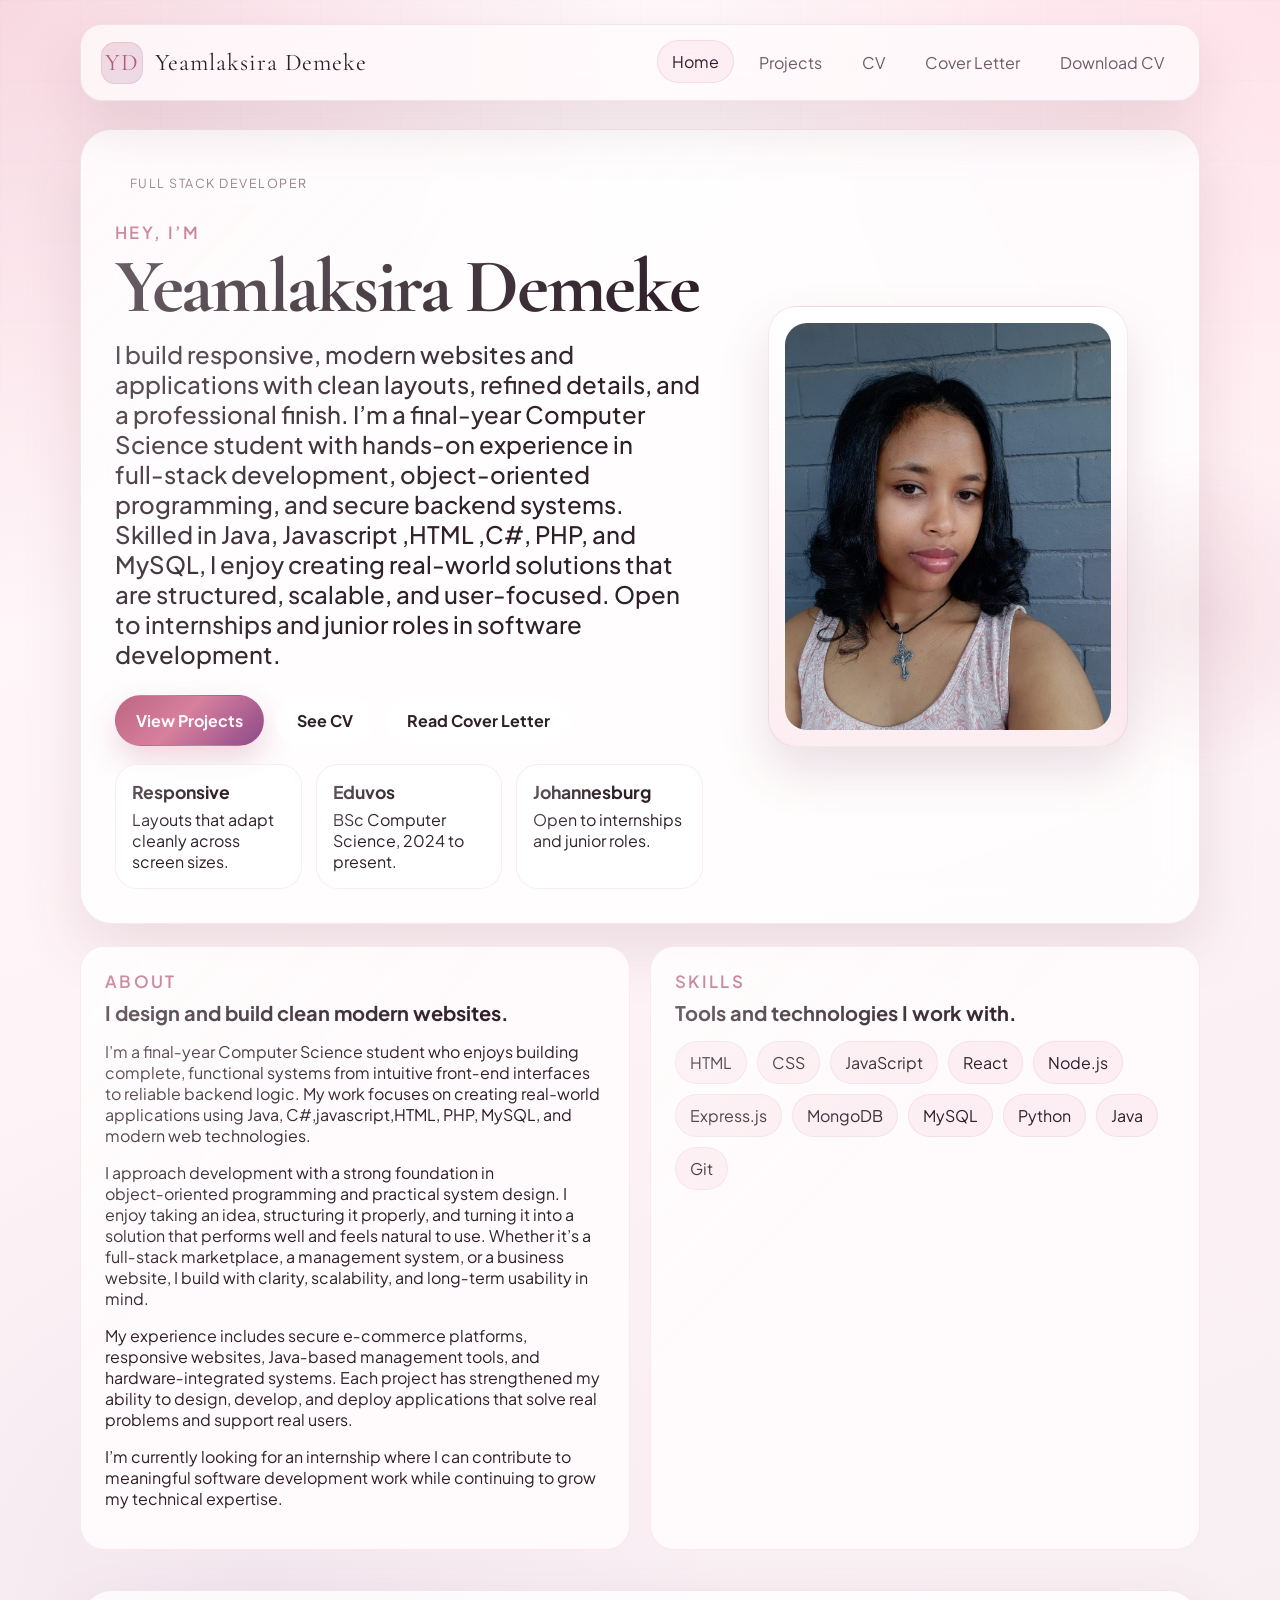
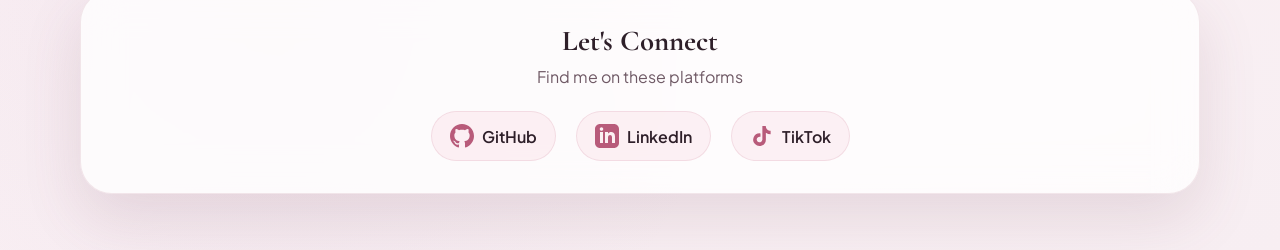
<file: index.html>
<!doctype html>
<html lang="en">
  <head>
    <meta charset="utf-8" />
    <meta name="viewport" content="width=device-width, initial-scale=1" />
    <title>Yeamlaksira Demeke | Portfolio</title>
    <link rel="preconnect" href="https://fonts.googleapis.com" />
    <link rel="preconnect" href="https://fonts.gstatic.com" crossorigin />
    <link
      href="https://fonts.googleapis.com/css2?family=Cormorant+Garamond:wght@500;600;700&family=Plus+Jakarta+Sans:wght@400;500;600;700;800&display=swap"
      rel="stylesheet"
    />
    <link rel="stylesheet" href="style.css" />
  </head>
  <body>
    <div class="page">
      <header class="site-nav">
        <a class="brand" href="portfolio.html">
          <span class="brand-mark">YD</span>
          <span>Yeamlaksira Demeke</span>
        </a>
        <nav aria-label="Primary">
          <ul class="nav-links">
            <li><a class="active" href="portfolio.html">Home</a></li>
            <li><a href="projects.html">Projects</a></li>
            <li><a href="cv.html">CV</a></li>
            <li><a href="coverletter.html">Cover Letter</a></li>
            <li>
              <a href="Yeamlaksira's CV" download>Download CV</a>
            </li>
          </ul>
        </nav>
      </header>

      <main class="hero">
        <section class="hero-copy">
          <p class="eyebrow">Full Stack Developer</p>
          <h2>Hey, I’m</h2>
          <h1>Yeamlaksira Demeke</h1>
          <h3>
           I build responsive, modern websites and applications with clean layouts, refined details, and a professional finish.
I’m a final‑year Computer Science student with hands‑on experience in full‑stack development, object‑oriented programming, and secure backend systems. Skilled in Java, Javascript ,HTML ,C#, PHP, and MySQL, I enjoy creating real-world solutions that are structured, scalable, and user‑focused.
Open to internships and junior roles in software development.
          </h3>
          <p class="lead">
          
          </p>
          <div class="hero-actions">
            <a class="button button-primary" href="projects.html"
              >View Projects</a
            >
            <a class="button button-secondary" href="cv.html">See CV</a>
            <a class="button button-secondary" href="coverletter.html"
              >Read Cover Letter</a
            >
          </div>
          <div class="info-strip" aria-label="Quick facts">
            <div class="info-card">
              <strong>Responsive</strong>
              <span>Layouts that adapt cleanly across screen sizes.</span>
            </div>
            <div class="info-card">
              <strong>Eduvos</strong>
              <span>BSc Computer Science, 2024 to present.</span>
            </div>
            <div class="info-card">
              <strong>Johannesburg</strong>
              <span>Open to internships and junior roles.</span>
            </div>
          </div>
        </section>

        <aside class="hero-visual">
          <div class="portrait-frame">
            <img
              src="mypic.jpeg"
              class="myimag"
              alt="Portrait of Yeamlaksira Demeke"
            />
          </div>
        </aside>
      </main>

      <section class="section-grid" aria-label="Skills and summary">
        <article class="content-card">
          <p class="section-title">About</p>
          <h3>I design and build clean modern websites.</h3>
          <p>
           I’m a final‑year Computer Science student who enjoys building complete, functional systems from intuitive
            front‑end interfaces to reliable backend logic. My work focuses on creating real-world applications using Java, C#,javascript,HTML, PHP, MySQL, and modern web technologies.
          </p>
          <p>
            I approach development with a strong foundation in object‑oriented programming and practical system design. I enjoy taking an idea, structuring it properly, and turning it into a solution that performs well and feels natural to use. Whether it’s a full‑stack marketplace, a management system, or a business website, I build with clarity, scalability, and long‑term usability in mind.

<p>My experience includes secure e‑commerce platforms, responsive websites, Java‑based management tools, and hardware‑integrated systems. Each project has strengthened my ability to design, develop, and deploy applications that solve real problems and support real users.</p>

I’m currently looking for an internship where I can contribute to meaningful software development work while continuing to grow my technical expertise.
          </p>
        </article>
        <article class="content-card">
          <p class="section-title">Skills</p>
          <h3>Tools and technologies I work with.</h3>
          <ul class="skill-list">
            <li>HTML</li>
            <li>CSS</li>
            <li>JavaScript</li>
            <li>React</li>
            <li>Node.js</li>
            <li>Express.js</li>
            <li>MongoDB</li>
            <li>MySQL</li>
            <li>Python</li>
            <li>Java</li>
            <li>Git</li>
          </ul>
        </article>
      </section>

      <section class="contact-section" aria-label="Contact and social links">
        <div class="contact-header">
          <h2>Let's Connect</h2>
          <p>Find me on these platforms</p>
        </div>
        <div class="social-links">
          <a
            href="https://github.com"
            target="_blank"
            rel="noopener noreferrer"
            title="GitHub"
            class="social-link"
          >
            <svg width="24" height="24" viewBox="0 0 24 24" fill="currentColor">
              <path
                d="M12 0c-6.626 0-12 5.373-12 12 0 5.302 3.438 9.8 8.207 11.387.599.111.793-.261.793-.577v-2.234c-3.338.726-4.033-1.416-4.033-1.416-.546-1.387-1.333-1.756-1.333-1.756-1.089-.745.083-.729.083-.729 1.205.084 1.839 1.237 1.839 1.237 1.07 1.834 2.807 1.304 3.492.997.107-.775.418-1.305.762-1.604-2.665-.305-5.467-1.334-5.467-5.931 0-1.311.469-2.381 1.236-3.221-.124-.303-.535-1.524.117-3.176 0 0 1.008-.322 3.301 1.23.957-.266 1.983-.399 3.003-.404 1.02.005 2.047.138 3.006.404 2.291-1.552 3.297-1.23 3.297-1.23.653 1.653.242 2.874.118 3.176.77.84 1.235 1.911 1.235 3.221 0 4.609-2.807 5.624-5.479 5.921.43.372.823 1.102.823 2.222v 3.293c0 .319.192.694.801.576 4.765-1.589 8.199-6.086 8.199-11.386 0-6.627-5.373-12-12-12z"
              />
            </svg>
            GitHub
          </a>
          <a
            href="https://linkedin.com"
            target="_blank"
            rel="noopener noreferrer"
            title="LinkedIn"
            class="social-link"
          >
            <svg width="24" height="24" viewBox="0 0 24 24" fill="currentColor">
              <path
                d="M19 0h-14c-2.761 0-5 2.239-5 5v14c0 2.761 2.239 5 5 5h14c2.762 0 5-2.239 5-5v-14c0-2.761-2.238-5-5-5zm-11 19h-3v-11h3v11zm-1.5-12.268c-.966 0-1.75-.79-1.75-1.764s.784-1.764 1.75-1.764 1.75.79 1.75 1.764-.783 1.764-1.75 1.764zm13.5 12.268h-3v-5.604c0-3.368-4-3.113-4 0v5.604h-3v-11h3v1.765c1.396-2.586 7-2.777 7 2.476v6.759z"
              />
            </svg>
            LinkedIn
          </a>
          <a
            href="https://tiktok.com"
            target="_blank"
            rel="noopener noreferrer"
            title="TikTok"
            class="social-link"
          >
            <svg width="24" height="24" viewBox="0 0 24 24" fill="currentColor">
              <path
                d="M19.59 6.69a4.83 4.83 0 0 1-3.77-4.25V2h-3.45v13.67a2.89 2.89 0 0 1-5.08 1.61 2.89 2.89 0 0 1 2.31-4.64 2.86 2.86 0 0 1 .88.13V9.4a6.84 6.84 0 0 0-1-.05A6.33 6.33 0 0 0 5 20.1a6.34 6.34 0 0 0 10.86-4.43v-7a8.16 8.16 0 0 0 4.77 1.52v-3.4a4.85 4.85 0 0 1-1.04-.11z"
              />
            </svg>
            TikTok
          </a>
        </div>
      </section>
    </div>
  </body>
</html>
</file>
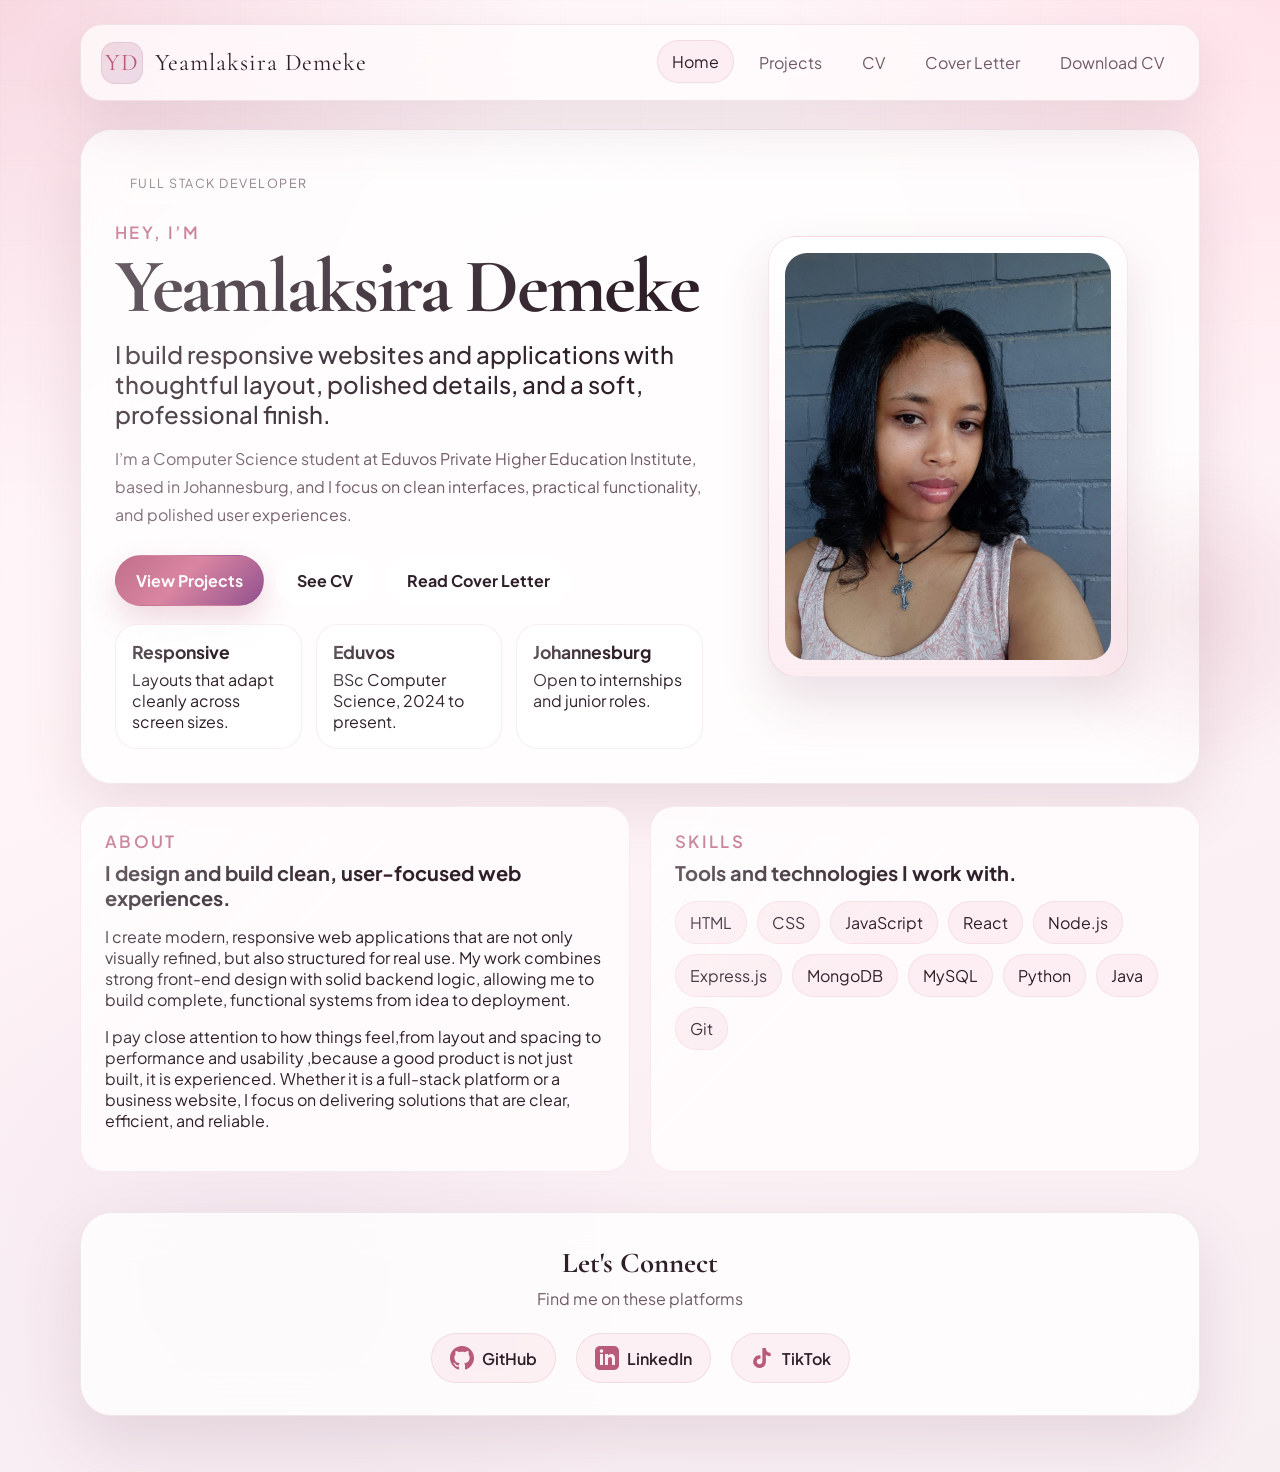
<file: portfolio/index.html>
<!doctype html>
<html lang="en">
  <head>
    <meta charset="utf-8" />
    <meta name="viewport" content="width=device-width, initial-scale=1" />
    <title>Yeamlaksira Demeke | Portfolio</title>
    <link rel="preconnect" href="https://fonts.googleapis.com" />
    <link rel="preconnect" href="https://fonts.gstatic.com" crossorigin />
    <link
      href="https://fonts.googleapis.com/css2?family=Cormorant+Garamond:wght@500;600;700&family=Plus+Jakarta+Sans:wght@400;500;600;700;800&display=swap"
      rel="stylesheet"
    />
    <link rel="stylesheet" href="style.css" />
  </head>
  <body>
    <div class="page">
      <header class="site-nav">
        <a class="brand" href="portfolio.html">
          <span class="brand-mark">YD</span>
          <span>Yeamlaksira Demeke</span>
        </a>
        <nav aria-label="Primary">
          <ul class="nav-links">
            <li><a class="active" href="portfolio.html">Home</a></li>
            <li><a href="projects.html">Projects</a></li>
            <li><a href="cv.html">CV</a></li>
            <li><a href="coverletter.html">Cover Letter</a></li>
            <li>
              <a href="Yeamlaksira's CV" download>Download CV</a>
            </li>
          </ul>
        </nav>
      </header>

      <main class="hero">
        <section class="hero-copy">
          <p class="eyebrow">Full Stack Developer</p>
          <h2>Hey, I’m</h2>
          <h1>Yeamlaksira Demeke</h1>
          <h3>
            I build responsive websites and applications with thoughtful layout,
            polished details, and a soft, professional finish.
          </h3>
          <p class="lead">
            I’m a Computer Science student at Eduvos Private Higher Education
            Institute, based in Johannesburg, and I focus on clean interfaces,
            practical functionality, and polished user experiences.
          </p>
          <div class="hero-actions">
            <a class="button button-primary" href="projects.html"
              >View Projects</a
            >
            <a class="button button-secondary" href="cv.html">See CV</a>
            <a class="button button-secondary" href="coverletter.html"
              >Read Cover Letter</a
            >
          </div>
          <div class="info-strip" aria-label="Quick facts">
            <div class="info-card">
              <strong>Responsive</strong>
              <span>Layouts that adapt cleanly across screen sizes.</span>
            </div>
            <div class="info-card">
              <strong>Eduvos</strong>
              <span>BSc Computer Science, 2024 to present.</span>
            </div>
            <div class="info-card">
              <strong>Johannesburg</strong>
              <span>Open to internships and junior roles.</span>
            </div>
          </div>
        </section>

        <aside class="hero-visual">
          <div class="portrait-frame">
            <img
              src="mypic.jpeg"
              class="myimag"
              alt="Portrait of Yeamlaksira Demeke"
            />
          </div>
        </aside>
      </main>

      <section class="section-grid" aria-label="Skills and summary">
        <article class="content-card">
          <p class="section-title">About</p>
          <h3>I design and build clean, user-focused web experiences.</h3>
          <p>
            I create modern, responsive web applications that are not only
            visually refined, but also structured for real use. My work combines
            strong front-end design with solid backend logic, allowing me to
            build complete, functional systems from idea to deployment.
          </p>
          <p>
            I pay close attention to how things feel,from layout and spacing to
            performance and usability ,because a good product is not just built,
            it is experienced. Whether it is a full-stack platform or a business
            website, I focus on delivering solutions that are clear, efficient,
            and reliable.
          </p>
        </article>
        <article class="content-card">
          <p class="section-title">Skills</p>
          <h3>Tools and technologies I work with.</h3>
          <ul class="skill-list">
            <li>HTML</li>
            <li>CSS</li>
            <li>JavaScript</li>
            <li>React</li>
            <li>Node.js</li>
            <li>Express.js</li>
            <li>MongoDB</li>
            <li>MySQL</li>
            <li>Python</li>
            <li>Java</li>
            <li>Git</li>
          </ul>
        </article>
      </section>

      <section class="contact-section" aria-label="Contact and social links">
        <div class="contact-header">
          <h2>Let's Connect</h2>
          <p>Find me on these platforms</p>
        </div>
        <div class="social-links">
          <a
            href="https://github.com"
            target="_blank"
            rel="noopener noreferrer"
            title="GitHub"
            class="social-link"
          >
            <svg width="24" height="24" viewBox="0 0 24 24" fill="currentColor">
              <path
                d="M12 0c-6.626 0-12 5.373-12 12 0 5.302 3.438 9.8 8.207 11.387.599.111.793-.261.793-.577v-2.234c-3.338.726-4.033-1.416-4.033-1.416-.546-1.387-1.333-1.756-1.333-1.756-1.089-.745.083-.729.083-.729 1.205.084 1.839 1.237 1.839 1.237 1.07 1.834 2.807 1.304 3.492.997.107-.775.418-1.305.762-1.604-2.665-.305-5.467-1.334-5.467-5.931 0-1.311.469-2.381 1.236-3.221-.124-.303-.535-1.524.117-3.176 0 0 1.008-.322 3.301 1.23.957-.266 1.983-.399 3.003-.404 1.02.005 2.047.138 3.006.404 2.291-1.552 3.297-1.23 3.297-1.23.653 1.653.242 2.874.118 3.176.77.84 1.235 1.911 1.235 3.221 0 4.609-2.807 5.624-5.479 5.921.43.372.823 1.102.823 2.222v 3.293c0 .319.192.694.801.576 4.765-1.589 8.199-6.086 8.199-11.386 0-6.627-5.373-12-12-12z"
              />
            </svg>
            GitHub
          </a>
          <a
            href="https://linkedin.com"
            target="_blank"
            rel="noopener noreferrer"
            title="LinkedIn"
            class="social-link"
          >
            <svg width="24" height="24" viewBox="0 0 24 24" fill="currentColor">
              <path
                d="M19 0h-14c-2.761 0-5 2.239-5 5v14c0 2.761 2.239 5 5 5h14c2.762 0 5-2.239 5-5v-14c0-2.761-2.238-5-5-5zm-11 19h-3v-11h3v11zm-1.5-12.268c-.966 0-1.75-.79-1.75-1.764s.784-1.764 1.75-1.764 1.75.79 1.75 1.764-.783 1.764-1.75 1.764zm13.5 12.268h-3v-5.604c0-3.368-4-3.113-4 0v5.604h-3v-11h3v1.765c1.396-2.586 7-2.777 7 2.476v6.759z"
              />
            </svg>
            LinkedIn
          </a>
          <a
            href="https://tiktok.com"
            target="_blank"
            rel="noopener noreferrer"
            title="TikTok"
            class="social-link"
          >
            <svg width="24" height="24" viewBox="0 0 24 24" fill="currentColor">
              <path
                d="M19.59 6.69a4.83 4.83 0 0 1-3.77-4.25V2h-3.45v13.67a2.89 2.89 0 0 1-5.08 1.61 2.89 2.89 0 0 1 2.31-4.64 2.86 2.86 0 0 1 .88.13V9.4a6.84 6.84 0 0 0-1-.05A6.33 6.33 0 0 0 5 20.1a6.34 6.34 0 0 0 10.86-4.43v-7a8.16 8.16 0 0 0 4.77 1.52v-3.4a4.85 4.85 0 0 1-1.04-.11z"
              />
            </svg>
            TikTok
          </a>
        </div>
      </section>
    </div>
  </body>
</html>
</file>
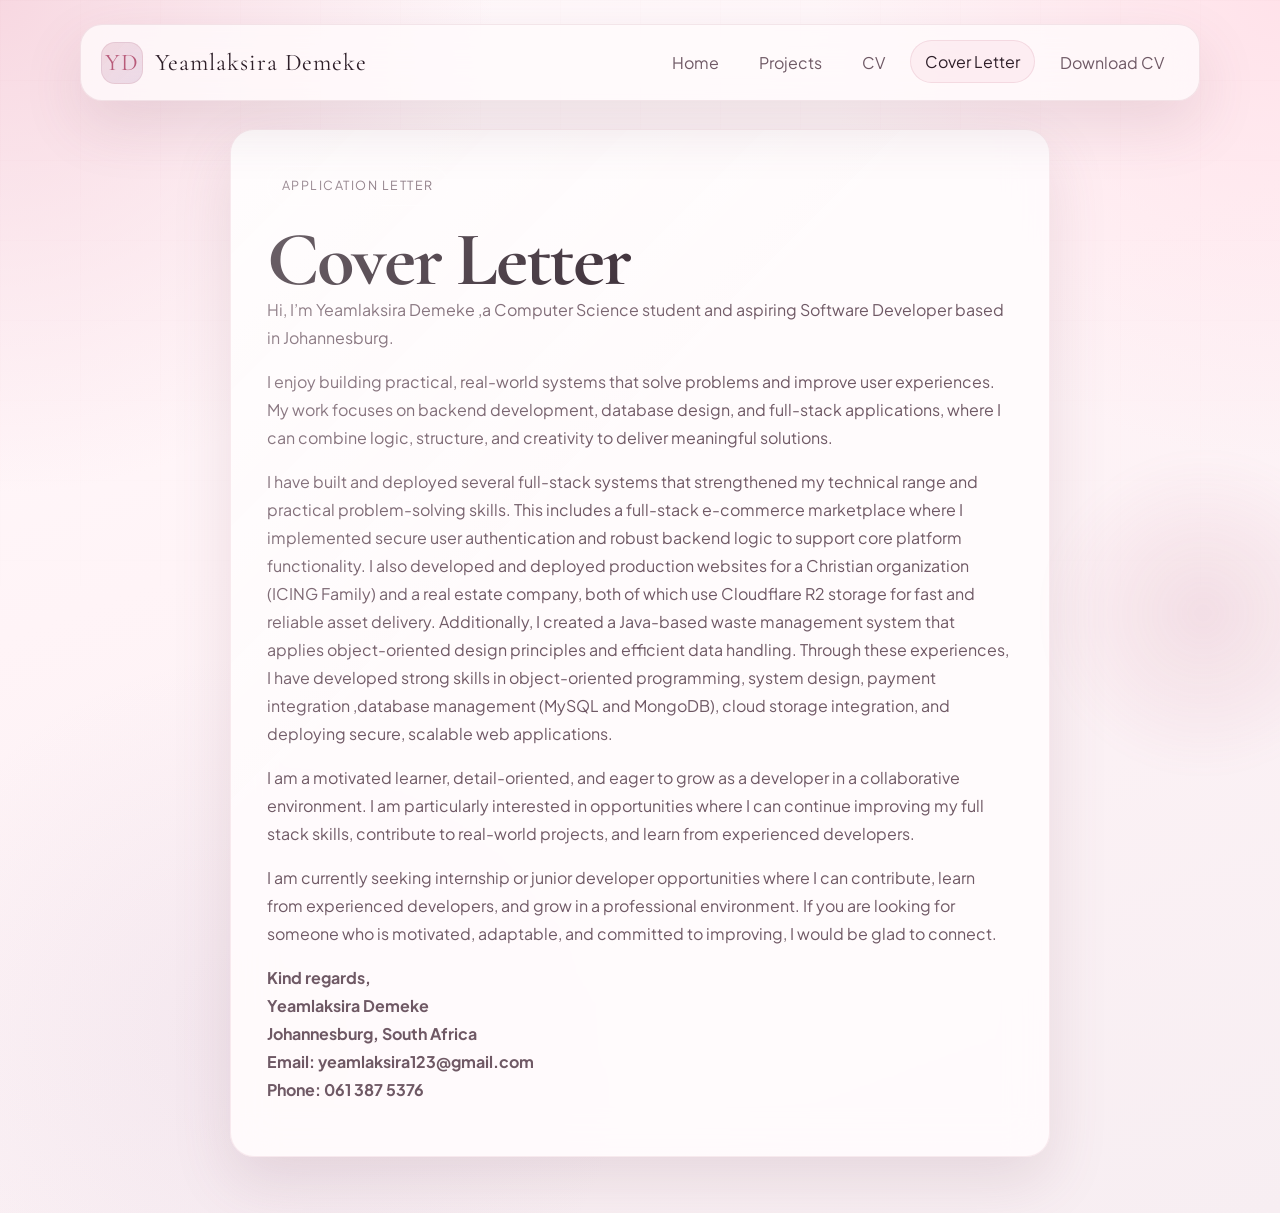
<file: coverletter.html>
<!doctype html>
<html lang="en">
  <head>
    <meta charset="utf-8" />
    <meta name="viewport" content="width=device-width, initial-scale=1" />
    <title>Cover Letter | Yeamlaksira Demeke</title>
    <link rel="preconnect" href="https://fonts.googleapis.com" />
    <link rel="preconnect" href="https://fonts.gstatic.com" crossorigin />
    <link
      href="https://fonts.googleapis.com/css2?family=Cormorant+Garamond:wght@500;600;700&family=Plus+Jakarta+Sans:wght@400;500;600;700;800&display=swap"
      rel="stylesheet"
    />
    <link rel="stylesheet" href="style.css" />
  </head>
  <body>
    <div class="page">
      <header class="site-nav">
        <a class="brand" href="portfolio.html">
          <span class="brand-mark">YD</span>
          <span>Yeamlaksira Demeke</span>
        </a>
        <nav aria-label="Primary">
          <ul class="nav-links">
            <li><a href="portfolio.html">Home</a></li>
            <li><a href="projects.html">Projects</a></li>
            <li><a href="cv.html">CV</a></li>
            <li><a class="active" href="coverletter.html">Cover Letter</a></li>
            <li>
              <a href="Yeamlaksira's CV.pdf" download>Download CV</a>
            </li>
          </ul>
        </nav>
      </header>

      <main class="letter-card document-shell">
        <p class="eyebrow">Application Letter</p>
        <h1 class="page-title">Cover Letter</h1>

        <p>
          Hi, I’m Yeamlaksira Demeke ,a Computer Science student and aspiring
          Software Developer based in Johannesburg.
        </p>

        <p>
          I enjoy building practical, real-world systems that solve problems and
          improve user experiences. My work focuses on backend development,
          database design, and full-stack applications, where I can combine
          logic, structure, and creativity to deliver meaningful solutions.
        </p>

        <p>
          I have built and deployed several full-stack systems that strengthened
          my technical range and practical problem-solving skills. This includes
          a full-stack e-commerce marketplace where I implemented secure user
          authentication and robust backend logic to support core platform
          functionality. I also developed and deployed production websites for a
          Christian organization (ICING Family) and a real estate company, both
          of which use Cloudflare R2 storage for fast and reliable asset
          delivery. Additionally, I created a Java-based waste management system
          that applies object-oriented design principles and efficient data
          handling. Through these experiences, I have developed strong skills in
          object-oriented programming, system design, payment integration
          ,database management (MySQL and MongoDB), cloud storage integration,
          and deploying secure, scalable web applications.
        </p>

        <p>
          I am a motivated learner, detail-oriented, and eager to grow as a
          developer in a collaborative environment. I am particularly interested
          in opportunities where I can continue improving my full stack skills,
          contribute to real-world projects, and learn from experienced
          developers.
        </p>

        <p>
          I am currently seeking internship or junior developer opportunities
          where I can contribute, learn from experienced developers, and grow in
          a professional environment. If you are looking for someone who is
          motivated, adaptable, and committed to improving, I would be glad to
          connect.
        </p>

        <p class="signature">
          Kind regards,<br />
          Yeamlaksira Demeke<br />
          Johannesburg, South Africa<br />
          Email: yeamlaksira123@gmail.com<br />
          Phone: 061 387 5376
        </p>
      </main>
    </div>
  </body>
</html>
</file>
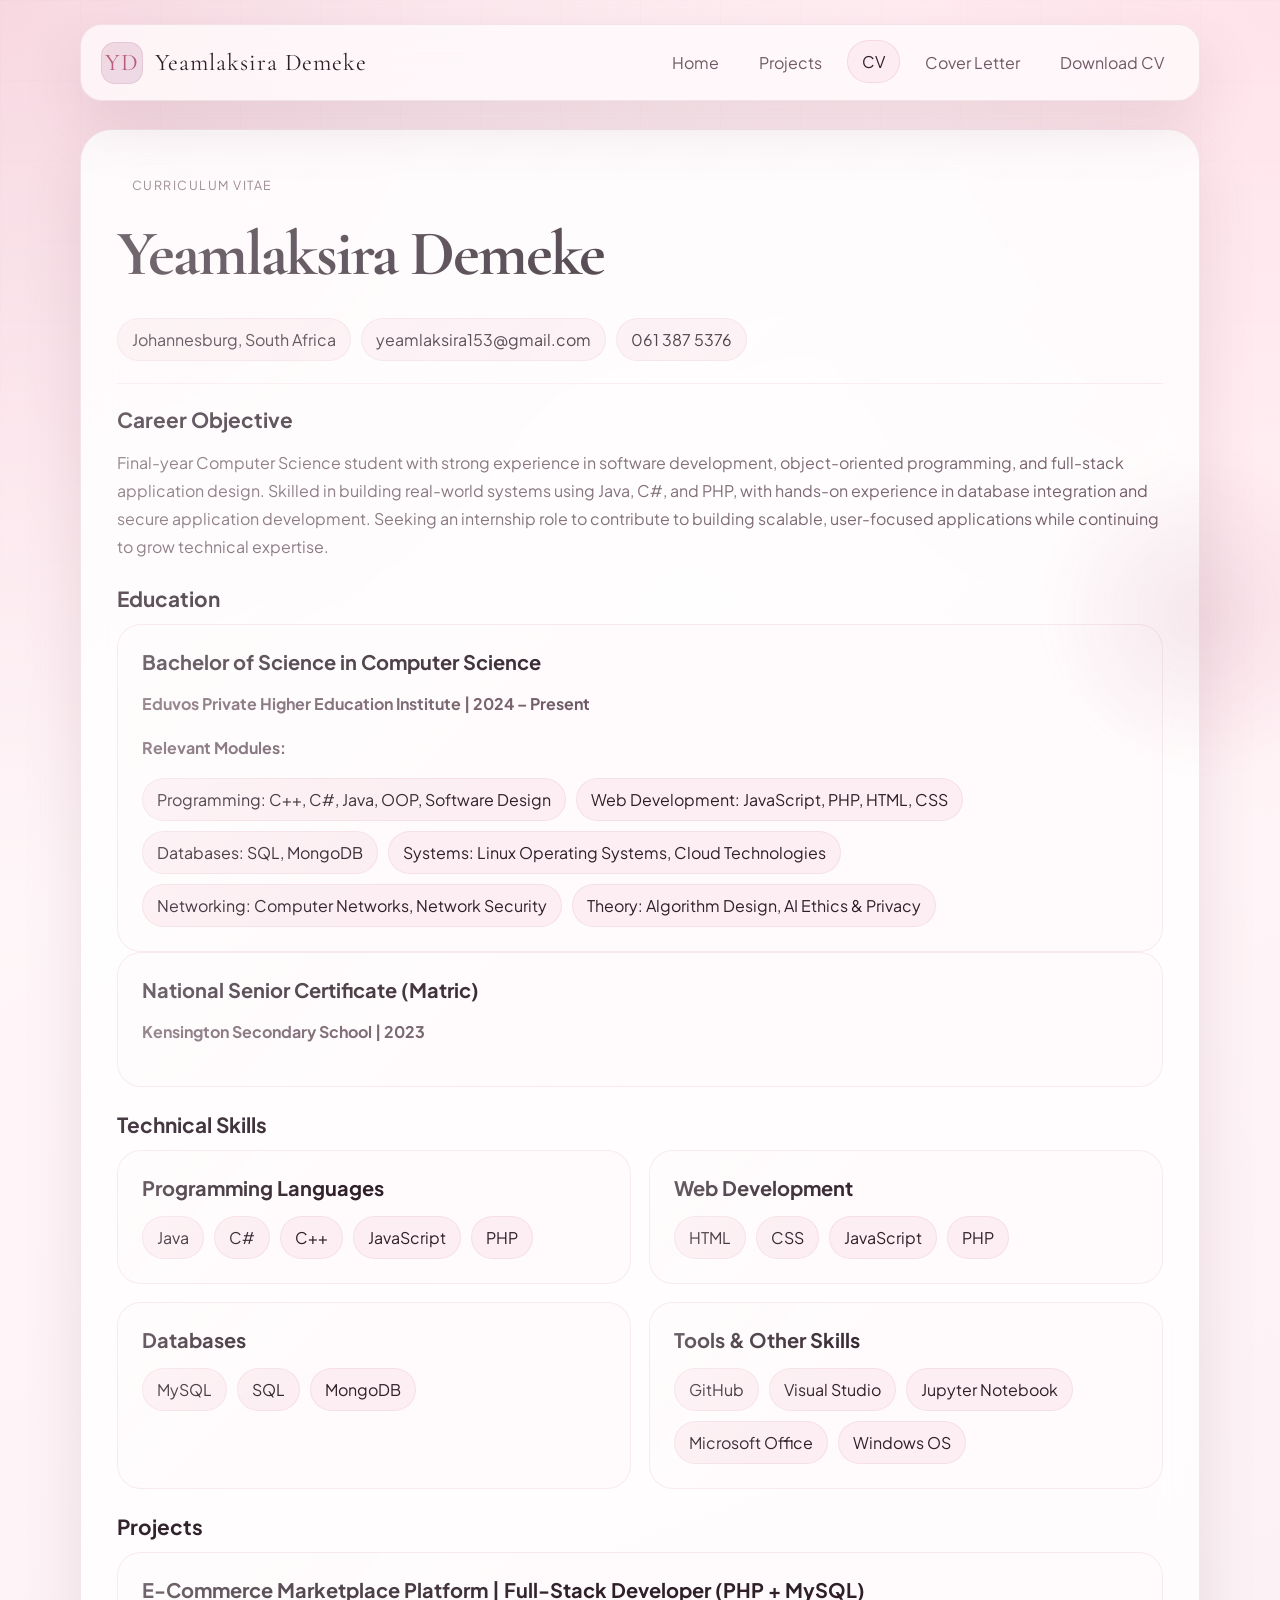
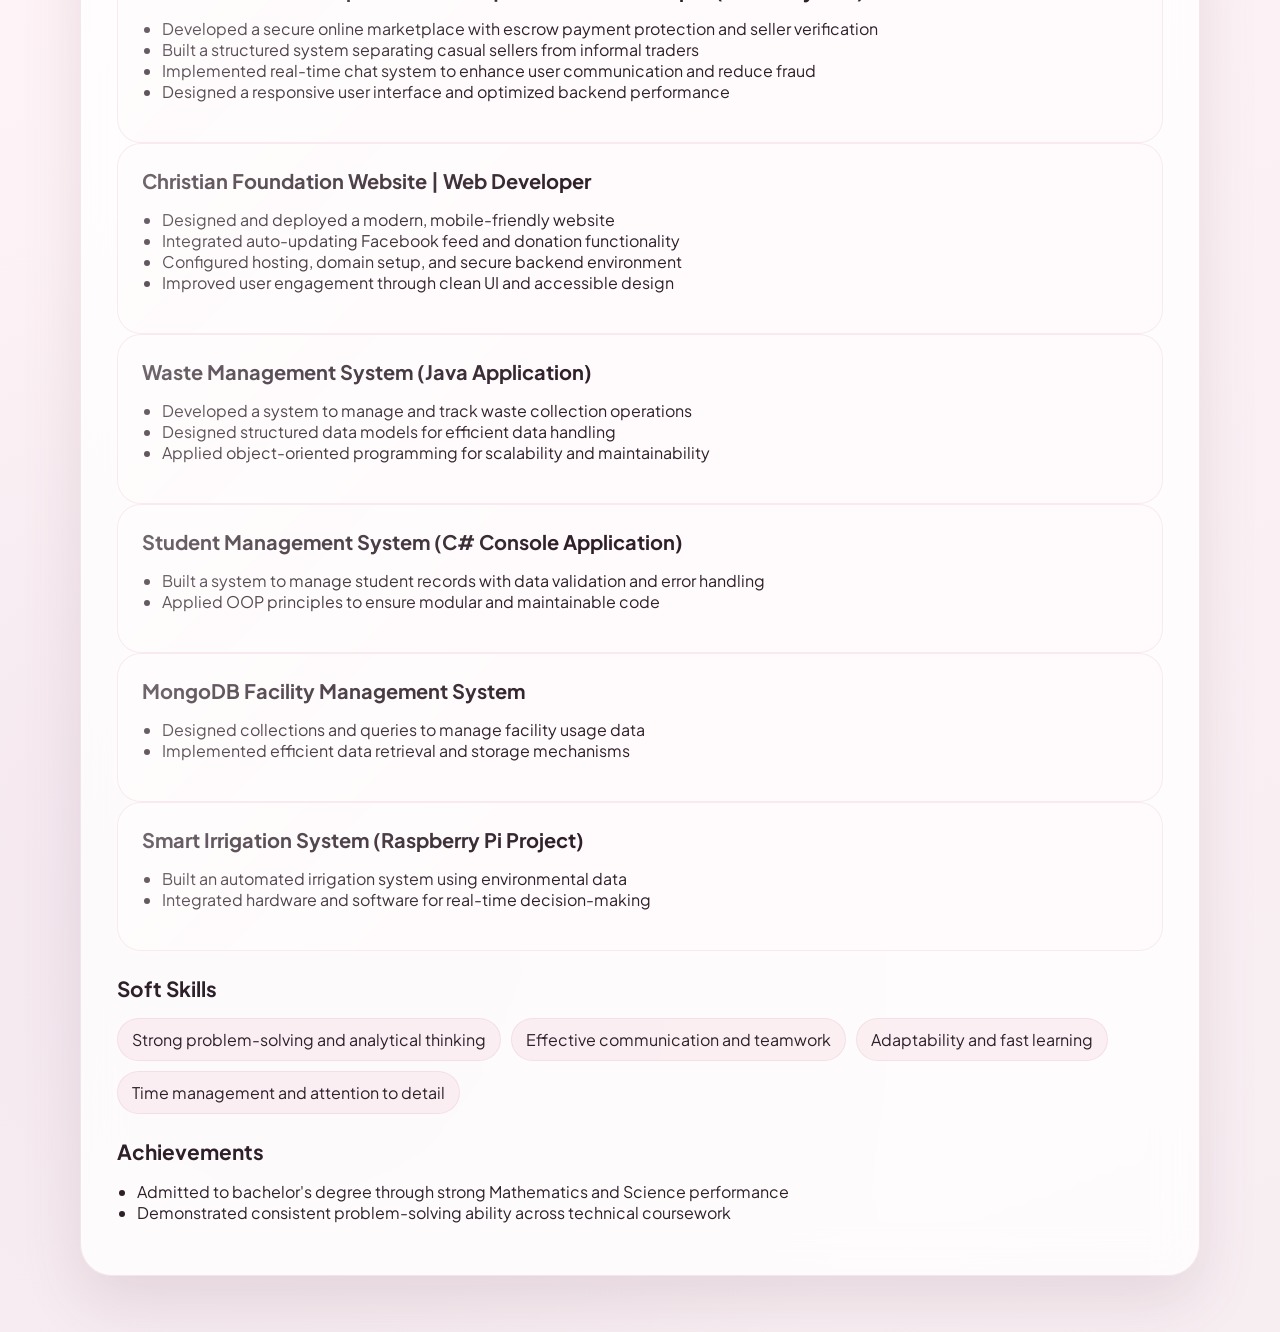
<file: cv.html>
<!doctype html>
<html lang="en">
  <head>
    <meta charset="utf-8" />
    <meta name="viewport" content="width=device-width, initial-scale=1" />
    <title>CV | Yeamlaksira Demeke</title>
    <link rel="preconnect" href="https://fonts.googleapis.com" />
    <link rel="preconnect" href="https://fonts.gstatic.com" crossorigin />
    <link
      href="https://fonts.googleapis.com/css2?family=Cormorant+Garamond:wght@500;600;700&family=Plus+Jakarta+Sans:wght@400;500;600;700;800&display=swap"
      rel="stylesheet"
    />
    <link rel="stylesheet" href="style.css" />
  </head>
  <body>
    <div class="page">
      <header class="site-nav">
        <a class="brand" href="portfolio.html">
          <span class="brand-mark">YD</span>
          <span>Yeamlaksira Demeke</span>
        </a>
        <nav aria-label="Primary">
          <ul class="nav-links">
            <li><a href="portfolio.html">Home</a></li>
            <li><a href="projects.html">Projects</a></li>
            <li><a class="active" href="cv.html">CV</a></li>
            <li><a href="coverletter.html">Cover Letter</a></li>
            <li>
              <a href="yeamlaksira's CV.pdf" download>Download CV</a>
            </li>
          </ul>
        </nav>
      </header>

      <main class="document-shell">
        <div class="document-header">
          <div>
            <p class="eyebrow">Curriculum Vitae</p>
            <h1 class="page-title">Yeamlaksira Demeke</h1>
          </div>
          <ul class="contact-list">
            <li>Johannesburg, South Africa</li>
            <li>yeamlaksira153@gmail.com</li>
            <li>061 387 5376</li>
          </ul>
        </div>

        <section class="section-block">
          <h2>Career Objective</h2>
          <p>
            Final-year Computer Science student with strong experience in
            software development, object-oriented programming, and full-stack
            application design. Skilled in building real-world systems using
            Java, C#, and PHP, with hands-on experience in database integration
            and secure application development. Seeking an internship role to
            contribute to building scalable, user-focused applications while
            continuing to grow technical expertise.
          </p>
        </section>

        <section class="section-block">
          <h2>Education</h2>
          <article class="content-card">
            <h3>Bachelor of Science in Computer Science</h3>
            <p>
              <strong
                >Eduvos Private Higher Education Institute | 2024 –
                Present</strong
              >
            </p>
            <p><strong>Relevant Modules:</strong></p>
            <ul class="skill-list">
              <li>Programming: C++, C#, Java, OOP, Software Design</li>
              <li>Web Development: JavaScript, PHP, HTML, CSS</li>
              <li>Databases: SQL, MongoDB</li>
              <li>Systems: Linux Operating Systems, Cloud Technologies</li>
              <li>Networking: Computer Networks, Network Security</li>
              <li>Theory: Algorithm Design, AI Ethics & Privacy</li>
            </ul>
          </article>
          <article class="content-card">
            <h3>National Senior Certificate (Matric)</h3>
            <p><strong>Kensington Secondary School | 2023</strong></p>
          </article>
        </section>

        <section class="section-block">
          <h2>Technical Skills</h2>
          <div class="timeline">
            <article class="content-card">
              <h3>Programming Languages</h3>
              <ul class="skill-list">
                <li>Java</li>
                <li>C#</li>
                <li>C++</li>
                <li>JavaScript</li>
                <li>PHP</li>
              </ul>
            </article>
            <article class="content-card">
              <h3>Web Development</h3>
              <ul class="skill-list">
                <li>HTML</li>
                <li>CSS</li>
                <li>JavaScript</li>
                <li>PHP</li>
              </ul>
            </article>
            <article class="content-card">
              <h3>Databases</h3>
              <ul class="skill-list">
                <li>MySQL</li>
                <li>SQL</li>
                <li>MongoDB</li>
              </ul>
            </article>
            <article class="content-card">
              <h3>Tools & Other Skills</h3>
              <ul class="skill-list">
                <li>GitHub</li>
                <li>Visual Studio</li>
                <li>Jupyter Notebook</li>
                <li>Microsoft Office</li>
                <li>Windows OS</li>
              </ul>
            </article>
          </div>
        </section>

        <section class="section-block">
          <h2>Projects</h2>
          <article class="content-card">
            <h3>
              E-Commerce Marketplace Platform | Full-Stack Developer (PHP +
              MySQL)
            </h3>
            <ul style="padding-left: 20px">
              <li>
                Developed a secure online marketplace with escrow payment
                protection and seller verification
              </li>
              <li>
                Built a structured system separating casual sellers from
                informal traders
              </li>
              <li>
                Implemented real-time chat system to enhance user communication
                and reduce fraud
              </li>
              <li>
                Designed a responsive user interface and optimized backend
                performance
              </li>
            </ul>
          </article>
          <article class="content-card">
            <h3>Christian Foundation Website | Web Developer</h3>
            <ul style="padding-left: 20px">
              <li>Designed and deployed a modern, mobile-friendly website</li>
              <li>
                Integrated auto-updating Facebook feed and donation
                functionality
              </li>
              <li>
                Configured hosting, domain setup, and secure backend environment
              </li>
              <li>
                Improved user engagement through clean UI and accessible design
              </li>
            </ul>
          </article>
          <article class="content-card">
            <h3>Waste Management System (Java Application)</h3>
            <ul style="padding-left: 20px">
              <li>
                Developed a system to manage and track waste collection
                operations
              </li>
              <li>
                Designed structured data models for efficient data handling
              </li>
              <li>
                Applied object-oriented programming for scalability and
                maintainability
              </li>
            </ul>
          </article>
          <article class="content-card">
            <h3>Student Management System (C# Console Application)</h3>
            <ul style="padding-left: 20px">
              <li>
                Built a system to manage student records with data validation
                and error handling
              </li>
              <li>
                Applied OOP principles to ensure modular and maintainable code
              </li>
            </ul>
          </article>
          <article class="content-card">
            <h3>MongoDB Facility Management System</h3>
            <ul style="padding-left: 20px">
              <li>
                Designed collections and queries to manage facility usage data
              </li>
              <li>
                Implemented efficient data retrieval and storage mechanisms
              </li>
            </ul>
          </article>
          <article class="content-card">
            <h3>Smart Irrigation System (Raspberry Pi Project)</h3>
            <ul style="padding-left: 20px">
              <li>
                Built an automated irrigation system using environmental data
              </li>
              <li>
                Integrated hardware and software for real-time decision-making
              </li>
            </ul>
          </article>
        </section>

        <section class="section-block">
          <h2>Soft Skills</h2>
          <ul class="skill-list">
            <li>Strong problem-solving and analytical thinking</li>
            <li>Effective communication and teamwork</li>
            <li>Adaptability and fast learning</li>
            <li>Time management and attention to detail</li>
          </ul>
        </section>

        <section class="section-block">
          <h2>Achievements</h2>
          <ul style="padding-left: 20px">
            <li>
              Admitted to bachelor's degree through strong Mathematics and
              Science performance
            </li>
            <li>
              Demonstrated consistent problem-solving ability across technical
              coursework
            </li>
          </ul>
        </section>
      </main>
    </div>
  </body>
</html>
</file>
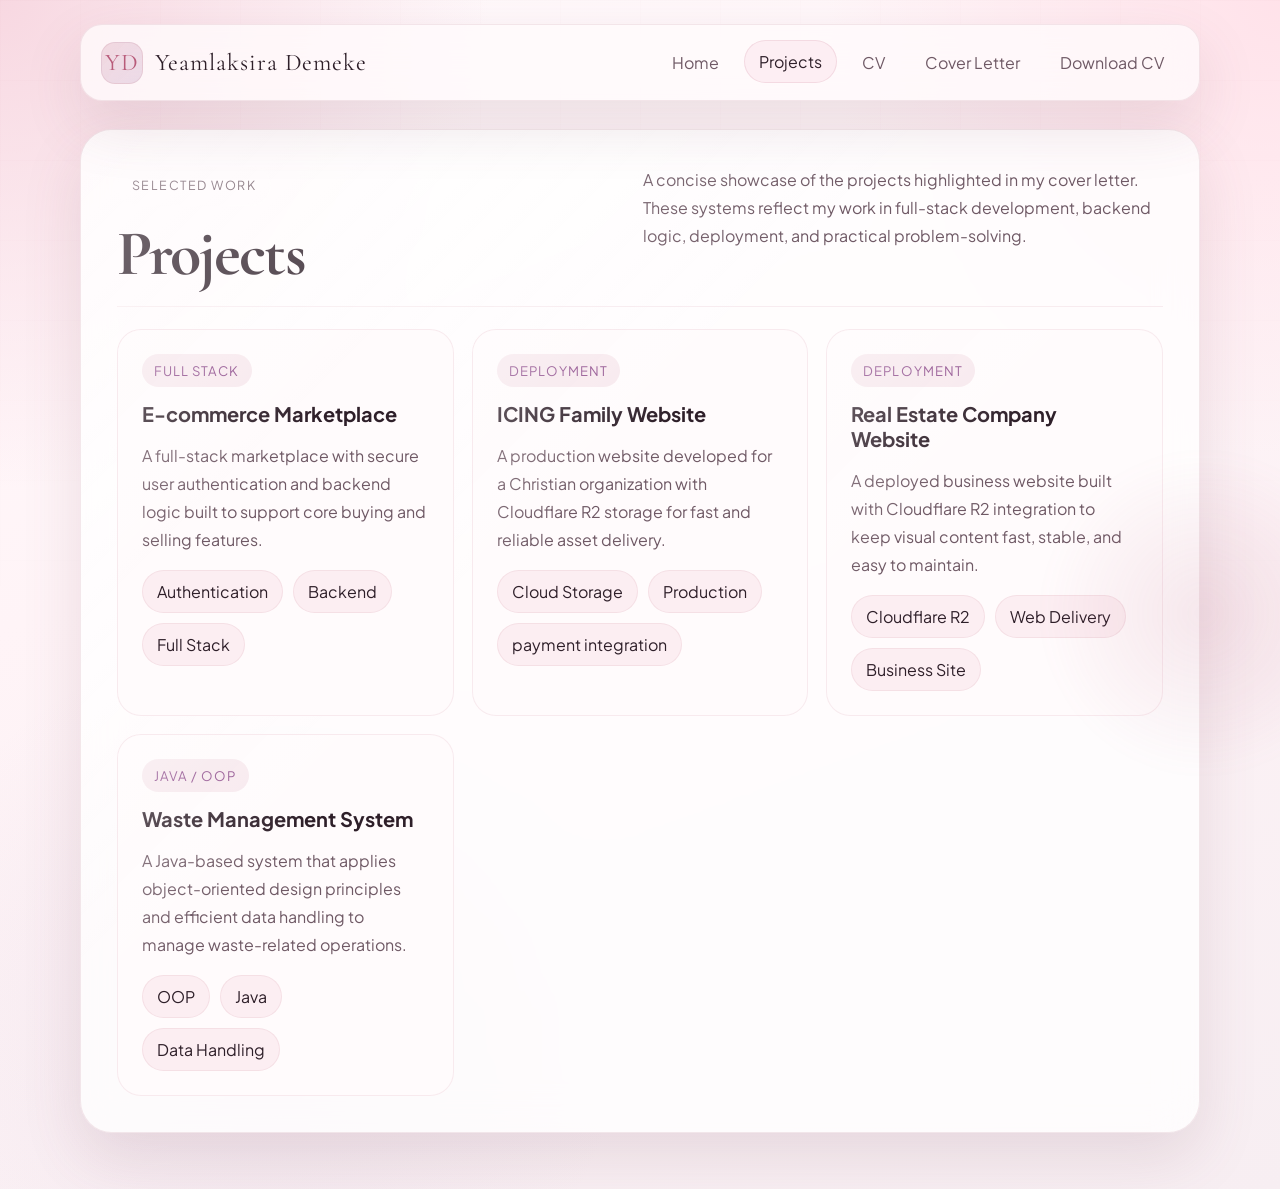
<file: projects.html>
<!doctype html>
<html lang="en">
  <head>
    <meta charset="utf-8" />
    <meta name="viewport" content="width=device-width, initial-scale=1" />
    <title>Projects | Yeamlaksira Demeke</title>
    <link rel="preconnect" href="https://fonts.googleapis.com" />
    <link rel="preconnect" href="https://fonts.gstatic.com" crossorigin />
    <link
      href="https://fonts.googleapis.com/css2?family=Cormorant+Garamond:wght@500;600;700&family=Plus+Jakarta+Sans:wght@400;500;600;700;800&display=swap"
      rel="stylesheet"
    />
    <link rel="stylesheet" href="style.css" />
  </head>
  <body>
    <div class="page">
      <header class="site-nav">
        <a class="brand" href="portfolio.html">
          <span class="brand-mark">YD</span>
          <span>Yeamlaksira Demeke</span>
        </a>
        <nav aria-label="Primary">
          <ul class="nav-links">
            <li><a href="portfolio.html">Home</a></li>
            <li><a class="active" href="projects.html">Projects</a></li>
            <li><a href="cv.html">CV</a></li>
            <li><a href="coverletter.html">Cover Letter</a></li>
            <li>
              <a href="yeamlaksira's CV.pdf" download>Download CV</a>
            </li>
          </ul>
        </nav>
      </header>

      <main class="projects-shell document-shell">
        <div class="document-header">
          <div>
            <p class="eyebrow">Selected Work</p>
            <h1 class="page-title">Projects</h1>
          </div>
          <p class="lead" style="max-width: 520px; margin: 0">
            A concise showcase of the projects highlighted in my cover letter.
            These systems reflect my work in full-stack development, backend
            logic, deployment, and practical problem-solving.
          </p>
        </div>

        <section class="project-grid">
          <article class="project-card">
            <span class="meta">Full Stack</span>
            <h3>E-commerce Marketplace</h3>
            <p>
              A full-stack marketplace with secure user authentication and
              backend logic built to support core buying and selling features.
            </p>
            <div class="project-tags">
              <span>Authentication</span>
              <span>Backend</span>
              <span>Full Stack</span>
            </div>
          </article>

          <article class="project-card">
            <span class="meta">Deployment</span>
            <h3>ICING Family Website</h3>
            <p>
              A production website developed for a Christian organization with
              Cloudflare R2 storage for fast and reliable asset delivery.
            </p>
            <div class="project-tags">
              <span>Cloud Storage</span>
              <span>Production</span>
              <span>payment integration</span>
            </div>
          </article>

          <article class="project-card">
            <span class="meta">Deployment</span>
            <h3>Real Estate Company Website</h3>
            <p>
              A deployed business website built with Cloudflare R2 integration
              to keep visual content fast, stable, and easy to maintain.
            </p>
            <div class="project-tags">
              <span>Cloudflare R2</span>
              <span>Web Delivery</span>
              <span>Business Site</span>
            </div>
          </article>

          <article class="project-card">
            <span class="meta">Java / OOP</span>
            <h3>Waste Management System</h3>
            <p>
              A Java-based system that applies object-oriented design principles
              and efficient data handling to manage waste-related operations.
            </p>
            <div class="project-tags">
              <span>OOP</span>
              <span>Java</span>
              <span>Data Handling</span>
            </div>
          </article>
        </section>
      </main>
    </div>
  </body>
</html>
</file>
<file: style.css>
:root {
  color-scheme: light;
  --bg: #fff7f8;
  --bg-soft: #fff1f4;
  --surface: rgba(255, 255, 255, 0.78);
  --surface-strong: rgba(255, 251, 252, 0.94);
  --border: rgba(155, 76, 97, 0.12);
  --text: #2e1f29;
  --muted: #6f5965;
  --accent: #b85b7a;
  --accent-strong: #8d4b8b;
  --accent-soft: #f7d5df;
  --shadow: 0 24px 60px rgba(122, 71, 93, 0.14);
}

* {
  box-sizing: border-box;
}

html {
  scroll-behavior: smooth;
}

body {
  margin: 0;
  min-height: 100vh;
  font-family: "Plus Jakarta Sans", "Segoe UI", sans-serif;
  color: var(--text);
  background:
    radial-gradient(
      circle at top left,
      rgba(247, 213, 223, 0.92),
      transparent 28%
    ),
    radial-gradient(
      circle at top right,
      rgba(255, 224, 232, 0.9),
      transparent 26%
    ),
    radial-gradient(
      circle at 20% 85%,
      rgba(186, 154, 190, 0.12),
      transparent 26%
    ),
    linear-gradient(160deg, #fffafc 0%, #fff4f7 38%, #f7eef2 100%);
}

body::before {
  content: "";
  position: fixed;
  inset: 0;
  pointer-events: none;
  background-image:
    linear-gradient(rgba(184, 91, 122, 0.04) 1px, transparent 1px),
    linear-gradient(90deg, rgba(184, 91, 122, 0.04) 1px, transparent 1px);
  background-size: 80px 80px;
  mask-image: linear-gradient(to bottom, rgba(0, 0, 0, 0.85), transparent 92%);
  opacity: 0.45;
}

body::after {
  content: "";
  position: fixed;
  inset: auto -8vw 12vh auto;
  width: 28vw;
  height: 28vw;
  border-radius: 50%;
  background: radial-gradient(
    circle,
    rgba(184, 91, 122, 0.13),
    transparent 64%
  );
  pointer-events: none;
  filter: blur(8px);
}

a {
  color: inherit;
}

img {
  max-width: 100%;
  display: block;
}

.page {
  width: min(1120px, calc(100% - 32px));
  margin: 0 auto;
  padding: 24px 0 56px;
}

.site-nav {
  position: sticky;
  top: 16px;
  z-index: 10;
  display: flex;
  justify-content: space-between;
  align-items: center;
  gap: 18px;
  padding: 16px 20px;
  margin-bottom: 28px;
  border: 1px solid var(--border);
  border-radius: 22px;
  background: rgba(255, 250, 252, 0.8);
  backdrop-filter: blur(20px);
  box-shadow: var(--shadow);
}

.brand {
  display: flex;
  align-items: center;
  gap: 12px;
  text-decoration: none;
  font-family: "Cormorant Garamond", Georgia, serif;
  font-size: 1.5rem;
  letter-spacing: 0.04em;
}

.brand-mark {
  width: 42px;
  height: 42px;
  display: grid;
  place-items: center;
  border-radius: 14px;
  background: linear-gradient(
    135deg,
    rgba(184, 91, 122, 0.18),
    rgba(141, 75, 139, 0.16)
  );
  border: 1px solid var(--border);
  color: var(--accent);
}

.nav-links {
  display: flex;
  flex-wrap: wrap;
  justify-content: flex-end;
  gap: 10px;
  margin: 0;
  padding: 0;
  list-style: none;
}

.nav-links a {
  display: inline-flex;
  align-items: center;
  gap: 8px;
  padding: 10px 14px;
  border-radius: 999px;
  text-decoration: none;
  color: var(--muted);
  border: 1px solid transparent;
  transition:
    transform 0.2s ease,
    border-color 0.2s ease,
    background 0.2s ease,
    color 0.2s ease;
}

.nav-links a:hover,
.nav-links a:focus-visible,
.nav-links a.active {
  color: var(--text);
  border-color: rgba(184, 91, 122, 0.14);
  background: rgba(247, 213, 223, 0.32);
  transform: translateY(-1px);
}

.hero,
.document-shell,
.projects-shell {
  border: 1px solid var(--border);
  border-radius: 32px;
  background: var(--surface);
  box-shadow: var(--shadow);
  backdrop-filter: blur(20px);
}

.hero,
.document-shell,
.projects-shell,
.content-card,
.project-card,
.letter-card,
.info-card {
  position: relative;
  overflow: hidden;
}

.hero::before,
.document-shell::before,
.projects-shell::before,
.content-card::before,
.project-card::before,
.letter-card::before,
.info-card::before {
  content: "";
  position: absolute;
  inset: 0;
  background: linear-gradient(
    135deg,
    rgba(255, 255, 255, 0.36),
    transparent 40%
  );
  pointer-events: none;
}

.hero {
  display: grid;
  grid-template-columns: minmax(0, 1.15fr) minmax(280px, 0.85fr);
  gap: 28px;
  align-items: center;
  padding: 34px;
}

.eyebrow {
  display: inline-flex;
  align-items: center;
  gap: 10px;
  padding: 8px 14px;
  margin: 0 0 18px;
  border-radius: 999px;
  color: var(--muted);
  background: rgba(255, 255, 255, 0.04);
  border: 1px solid rgba(255, 255, 255, 0.08);
  text-transform: uppercase;
  letter-spacing: 0.12em;
  font-size: 0.78rem;
}

.hero h1,
.page-title {
  margin: 0;
  font-family: "Cormorant Garamond", Georgia, serif;
  font-size: clamp(3rem, 6vw, 5.8rem);
  line-height: 0.94;
  letter-spacing: -0.03em;
}

.hero h2,
.section-title {
  margin: 0 0 8px;
  font-size: 1.05rem;
  color: var(--accent);
  font-weight: 600;
  text-transform: uppercase;
  letter-spacing: 0.14em;
}

.hero p,
.lead,
.document-shell p,
.project-card p {
  color: var(--muted);
  line-height: 1.75;
}

.hero-copy {
  max-width: 640px;
}

.hero-copy h3 {
  margin: 16px 0 0;
  font-size: clamp(1.2rem, 2vw, 1.5rem);
  font-weight: 500;
  color: var(--text);
}

.hero-actions {
  display: flex;
  flex-wrap: wrap;
  gap: 12px;
  margin-top: 26px;
}

.button,
.hero-actions a,
.hero-actions button,
.link-button {
  display: inline-flex;
  align-items: center;
  justify-content: center;
  gap: 10px;
  padding: 14px 20px;
  border-radius: 999px;
  border: 1px solid transparent;
  text-decoration: none;
  cursor: pointer;
  font: inherit;
  font-weight: 700;
  transition:
    transform 0.2s ease,
    box-shadow 0.2s ease,
    border-color 0.2s ease,
    background 0.2s ease;
}

.button-primary {
  color: #fffafc;
  background: linear-gradient(135deg, #b85b7a, #d67b99 45%, #8d4b8b);
  box-shadow: 0 14px 30px rgba(184, 91, 122, 0.24);
}

.button-secondary {
  color: var(--text);
  background: rgba(255, 255, 255, 0.66);
  border-color: rgba(184, 91, 122, 0.12);
}

.button:hover,
.button:focus-visible,
.hero-actions a:hover,
.hero-actions a:focus-visible,
.link-button:hover,
.link-button:focus-visible {
  transform: translateY(-2px);
}

.hero-visual {
  position: relative;
  display: grid;
  place-items: center;
  padding: 18px;
}

.portrait-frame {
  width: min(100%, 360px);
  padding: 16px;
  border-radius: 28px;
  background: linear-gradient(
    180deg,
    rgba(255, 255, 255, 0.8),
    rgba(247, 213, 223, 0.4)
  );
  border: 1px solid rgba(184, 91, 122, 0.14);
  box-shadow: 0 24px 50px rgba(122, 71, 93, 0.16);
}

.portrait-frame img {
  width: 100%;
  aspect-ratio: 4 / 5;
  object-fit: cover;
  border-radius: 22px;
}

.info-strip {
  display: grid;
  grid-template-columns: repeat(3, minmax(0, 1fr));
  gap: 14px;
  margin-top: 18px;
}

.info-card {
  padding: 16px;
  border-radius: 22px;
  background: rgba(255, 255, 255, 0.72);
  border: 1px solid rgba(184, 91, 122, 0.1);
}

.info-card strong {
  display: block;
  margin-bottom: 6px;
  font-size: 1.1rem;
}

.section-grid {
  display: grid;
  grid-template-columns: repeat(2, minmax(0, 1fr));
  gap: 20px;
  margin-top: 22px;
}

.content-card,
.project-card,
.letter-card {
  padding: 24px;
  border-radius: 24px;
  background: var(--surface-strong);
  border: 1px solid rgba(184, 91, 122, 0.1);
}

.content-card h3,
.project-card h3,
.letter-card h3 {
  margin: 0 0 10px;
  font-size: 1.25rem;
}

.skill-list,
.project-tags,
.contact-list {
  display: flex;
  flex-wrap: wrap;
  gap: 10px;
  margin: 16px 0 0;
  padding: 0;
  list-style: none;
}

.skill-list li,
.project-tags span,
.contact-list li {
  padding: 10px 14px;
  border-radius: 999px;
  background: rgba(247, 213, 223, 0.34);
  border: 1px solid rgba(184, 91, 122, 0.1);
  color: var(--text);
}

.document-shell {
  padding: 36px;
}

.document-header {
  display: flex;
  flex-wrap: wrap;
  justify-content: space-between;
  gap: 18px;
  margin-bottom: 22px;
  padding-bottom: 22px;
  border-bottom: 1px solid rgba(184, 91, 122, 0.1);
}

.document-header .page-title {
  font-size: clamp(2.6rem, 5vw, 4.6rem);
}

.section-block + .section-block {
  margin-top: 24px;
}

.document-shell h2 {
  margin: 0 0 12px;
  font-size: 1.3rem;
}

.timeline,
.project-grid {
  display: grid;
  gap: 18px;
}

.timeline {
  grid-template-columns: repeat(2, minmax(0, 1fr));
}

.project-grid {
  grid-template-columns: repeat(3, minmax(0, 1fr));
}

.project-card {
  min-height: 220px;
}

.project-card .meta {
  display: inline-flex;
  margin-bottom: 14px;
  padding: 8px 12px;
  border-radius: 999px;
  background: rgba(184, 91, 122, 0.12);
  color: var(--accent-strong);
  font-size: 0.82rem;
  letter-spacing: 0.08em;
  text-transform: uppercase;
}

.letter-card {
  max-width: 820px;
  margin: 0 auto;
}

.letter-card p {
  margin-top: 0;
}

.signature {
  margin-top: 26px;
  color: var(--text);
  font-weight: 700;
}

.footer-note {
  margin-top: 22px;
  text-align: center;
  color: rgba(111, 89, 101, 0.82);
  font-size: 0.95rem;
}

.hero-copy .lead {
  max-width: 58ch;
}

.intro-grid {
  display: grid;
  grid-template-columns: repeat(3, minmax(0, 1fr));
  gap: 16px;
}

.soft-accent {
  color: var(--accent-strong);
}

.contact-section {
  margin-top: 40px;
  padding: 32px;
  border: 1px solid var(--border);
  border-radius: 32px;
  background: var(--surface);
  box-shadow: var(--shadow);
  backdrop-filter: blur(20px);
  text-align: center;
}

.contact-header {
  margin-bottom: 24px;
}

.contact-header h2 {
  margin: 0 0 8px;
  font-size: 1.8rem;
  font-family: "Cormorant Garamond", Georgia, serif;
}

.contact-header p {
  margin: 0;
  color: var(--muted);
  font-size: 1rem;
}

.social-links {
  display: flex;
  justify-content: center;
  gap: 20px;
  flex-wrap: wrap;
}

.social-link {
  display: inline-flex;
  align-items: center;
  gap: 8px;
  padding: 12px 18px;
  border-radius: 999px;
  background: rgba(247, 213, 223, 0.32);
  border: 1px solid rgba(184, 91, 122, 0.14);
  text-decoration: none;
  color: var(--text);
  font-weight: 600;
  transition: all 0.2s ease;
}

.social-link:hover,
.social-link:focus-visible {
  background: rgba(184, 91, 122, 0.18);
  border-color: rgba(184, 91, 122, 0.3);
  transform: translateY(-2px);
  box-shadow: 0 8px 16px rgba(184, 91, 122, 0.15);
}

.social-link svg {
  width: 24px;
  height: 24px;
  color: var(--accent);
}

@media (max-width: 920px) {
  .hero,
  .section-grid,
  .timeline,
  .project-grid {
    grid-template-columns: 1fr;
  }

  .site-nav {
    position: static;
  }

  .document-shell,
  .hero {
    padding: 22px;
  }

  .info-strip {
    grid-template-columns: 1fr;
  }
}

@media (max-width: 640px) {
  .page {
    width: min(100% - 20px, 1120px);
    padding-top: 14px;
  }

  .site-nav {
    padding: 14px;
  }

  .nav-links {
    justify-content: flex-start;
  }

  .hero h1,
  .page-title {
    font-size: clamp(2.5rem, 14vw, 4rem);
  }

  .nav-links a {
    padding: 9px 12px;
  }
}
</file>
<file: portfolio/style.css>
:root {
  color-scheme: light;
  --bg: #fff7f8;
  --bg-soft: #fff1f4;
  --surface: rgba(255, 255, 255, 0.78);
  --surface-strong: rgba(255, 251, 252, 0.94);
  --border: rgba(155, 76, 97, 0.12);
  --text: #2e1f29;
  --muted: #6f5965;
  --accent: #b85b7a;
  --accent-strong: #8d4b8b;
  --accent-soft: #f7d5df;
  --shadow: 0 24px 60px rgba(122, 71, 93, 0.14);
}

* {
  box-sizing: border-box;
}

html {
  scroll-behavior: smooth;
}

body {
  margin: 0;
  min-height: 100vh;
  font-family: "Plus Jakarta Sans", "Segoe UI", sans-serif;
  color: var(--text);
  background:
    radial-gradient(
      circle at top left,
      rgba(247, 213, 223, 0.92),
      transparent 28%
    ),
    radial-gradient(
      circle at top right,
      rgba(255, 224, 232, 0.9),
      transparent 26%
    ),
    radial-gradient(
      circle at 20% 85%,
      rgba(186, 154, 190, 0.12),
      transparent 26%
    ),
    linear-gradient(160deg, #fffafc 0%, #fff4f7 38%, #f7eef2 100%);
}

body::before {
  content: "";
  position: fixed;
  inset: 0;
  pointer-events: none;
  background-image:
    linear-gradient(rgba(184, 91, 122, 0.04) 1px, transparent 1px),
    linear-gradient(90deg, rgba(184, 91, 122, 0.04) 1px, transparent 1px);
  background-size: 80px 80px;
  mask-image: linear-gradient(to bottom, rgba(0, 0, 0, 0.85), transparent 92%);
  opacity: 0.45;
}

body::after {
  content: "";
  position: fixed;
  inset: auto -8vw 12vh auto;
  width: 28vw;
  height: 28vw;
  border-radius: 50%;
  background: radial-gradient(
    circle,
    rgba(184, 91, 122, 0.13),
    transparent 64%
  );
  pointer-events: none;
  filter: blur(8px);
}

a {
  color: inherit;
}

img {
  max-width: 100%;
  display: block;
}

.page {
  width: min(1120px, calc(100% - 32px));
  margin: 0 auto;
  padding: 24px 0 56px;
}

.site-nav {
  position: sticky;
  top: 16px;
  z-index: 10;
  display: flex;
  justify-content: space-between;
  align-items: center;
  gap: 18px;
  padding: 16px 20px;
  margin-bottom: 28px;
  border: 1px solid var(--border);
  border-radius: 22px;
  background: rgba(255, 250, 252, 0.8);
  backdrop-filter: blur(20px);
  box-shadow: var(--shadow);
}

.brand {
  display: flex;
  align-items: center;
  gap: 12px;
  text-decoration: none;
  font-family: "Cormorant Garamond", Georgia, serif;
  font-size: 1.5rem;
  letter-spacing: 0.04em;
}

.brand-mark {
  width: 42px;
  height: 42px;
  display: grid;
  place-items: center;
  border-radius: 14px;
  background: linear-gradient(
    135deg,
    rgba(184, 91, 122, 0.18),
    rgba(141, 75, 139, 0.16)
  );
  border: 1px solid var(--border);
  color: var(--accent);
}

.nav-links {
  display: flex;
  flex-wrap: wrap;
  justify-content: flex-end;
  gap: 10px;
  margin: 0;
  padding: 0;
  list-style: none;
}

.nav-links a {
  display: inline-flex;
  align-items: center;
  gap: 8px;
  padding: 10px 14px;
  border-radius: 999px;
  text-decoration: none;
  color: var(--muted);
  border: 1px solid transparent;
  transition:
    transform 0.2s ease,
    border-color 0.2s ease,
    background 0.2s ease,
    color 0.2s ease;
}

.nav-links a:hover,
.nav-links a:focus-visible,
.nav-links a.active {
  color: var(--text);
  border-color: rgba(184, 91, 122, 0.14);
  background: rgba(247, 213, 223, 0.32);
  transform: translateY(-1px);
}

.hero,
.document-shell,
.projects-shell {
  border: 1px solid var(--border);
  border-radius: 32px;
  background: var(--surface);
  box-shadow: var(--shadow);
  backdrop-filter: blur(20px);
}

.hero,
.document-shell,
.projects-shell,
.content-card,
.project-card,
.letter-card,
.info-card {
  position: relative;
  overflow: hidden;
}

.hero::before,
.document-shell::before,
.projects-shell::before,
.content-card::before,
.project-card::before,
.letter-card::before,
.info-card::before {
  content: "";
  position: absolute;
  inset: 0;
  background: linear-gradient(
    135deg,
    rgba(255, 255, 255, 0.36),
    transparent 40%
  );
  pointer-events: none;
}

.hero {
  display: grid;
  grid-template-columns: minmax(0, 1.15fr) minmax(280px, 0.85fr);
  gap: 28px;
  align-items: center;
  padding: 34px;
}

.eyebrow {
  display: inline-flex;
  align-items: center;
  gap: 10px;
  padding: 8px 14px;
  margin: 0 0 18px;
  border-radius: 999px;
  color: var(--muted);
  background: rgba(255, 255, 255, 0.04);
  border: 1px solid rgba(255, 255, 255, 0.08);
  text-transform: uppercase;
  letter-spacing: 0.12em;
  font-size: 0.78rem;
}

.hero h1,
.page-title {
  margin: 0;
  font-family: "Cormorant Garamond", Georgia, serif;
  font-size: clamp(3rem, 6vw, 5.8rem);
  line-height: 0.94;
  letter-spacing: -0.03em;
}

.hero h2,
.section-title {
  margin: 0 0 8px;
  font-size: 1.05rem;
  color: var(--accent);
  font-weight: 600;
  text-transform: uppercase;
  letter-spacing: 0.14em;
}

.hero p,
.lead,
.document-shell p,
.project-card p {
  color: var(--muted);
  line-height: 1.75;
}

.hero-copy {
  max-width: 640px;
}

.hero-copy h3 {
  margin: 16px 0 0;
  font-size: clamp(1.2rem, 2vw, 1.5rem);
  font-weight: 500;
  color: var(--text);
}

.hero-actions {
  display: flex;
  flex-wrap: wrap;
  gap: 12px;
  margin-top: 26px;
}

.button,
.hero-actions a,
.hero-actions button,
.link-button {
  display: inline-flex;
  align-items: center;
  justify-content: center;
  gap: 10px;
  padding: 14px 20px;
  border-radius: 999px;
  border: 1px solid transparent;
  text-decoration: none;
  cursor: pointer;
  font: inherit;
  font-weight: 700;
  transition:
    transform 0.2s ease,
    box-shadow 0.2s ease,
    border-color 0.2s ease,
    background 0.2s ease;
}

.button-primary {
  color: #fffafc;
  background: linear-gradient(135deg, #b85b7a, #d67b99 45%, #8d4b8b);
  box-shadow: 0 14px 30px rgba(184, 91, 122, 0.24);
}

.button-secondary {
  color: var(--text);
  background: rgba(255, 255, 255, 0.66);
  border-color: rgba(184, 91, 122, 0.12);
}

.button:hover,
.button:focus-visible,
.hero-actions a:hover,
.hero-actions a:focus-visible,
.link-button:hover,
.link-button:focus-visible {
  transform: translateY(-2px);
}

.hero-visual {
  position: relative;
  display: grid;
  place-items: center;
  padding: 18px;
}

.portrait-frame {
  width: min(100%, 360px);
  padding: 16px;
  border-radius: 28px;
  background: linear-gradient(
    180deg,
    rgba(255, 255, 255, 0.8),
    rgba(247, 213, 223, 0.4)
  );
  border: 1px solid rgba(184, 91, 122, 0.14);
  box-shadow: 0 24px 50px rgba(122, 71, 93, 0.16);
}

.portrait-frame img {
  width: 100%;
  aspect-ratio: 4 / 5;
  object-fit: cover;
  border-radius: 22px;
}

.info-strip {
  display: grid;
  grid-template-columns: repeat(3, minmax(0, 1fr));
  gap: 14px;
  margin-top: 18px;
}

.info-card {
  padding: 16px;
  border-radius: 22px;
  background: rgba(255, 255, 255, 0.72);
  border: 1px solid rgba(184, 91, 122, 0.1);
}

.info-card strong {
  display: block;
  margin-bottom: 6px;
  font-size: 1.1rem;
}

.section-grid {
  display: grid;
  grid-template-columns: repeat(2, minmax(0, 1fr));
  gap: 20px;
  margin-top: 22px;
}

.content-card,
.project-card,
.letter-card {
  padding: 24px;
  border-radius: 24px;
  background: var(--surface-strong);
  border: 1px solid rgba(184, 91, 122, 0.1);
}

.content-card h3,
.project-card h3,
.letter-card h3 {
  margin: 0 0 10px;
  font-size: 1.25rem;
}

.skill-list,
.project-tags,
.contact-list {
  display: flex;
  flex-wrap: wrap;
  gap: 10px;
  margin: 16px 0 0;
  padding: 0;
  list-style: none;
}

.skill-list li,
.project-tags span,
.contact-list li {
  padding: 10px 14px;
  border-radius: 999px;
  background: rgba(247, 213, 223, 0.34);
  border: 1px solid rgba(184, 91, 122, 0.1);
  color: var(--text);
}

.document-shell {
  padding: 36px;
}

.document-header {
  display: flex;
  flex-wrap: wrap;
  justify-content: space-between;
  gap: 18px;
  margin-bottom: 22px;
  padding-bottom: 22px;
  border-bottom: 1px solid rgba(184, 91, 122, 0.1);
}

.document-header .page-title {
  font-size: clamp(2.6rem, 5vw, 4.6rem);
}

.section-block + .section-block {
  margin-top: 24px;
}

.document-shell h2 {
  margin: 0 0 12px;
  font-size: 1.3rem;
}

.timeline,
.project-grid {
  display: grid;
  gap: 18px;
}

.timeline {
  grid-template-columns: repeat(2, minmax(0, 1fr));
}

.project-grid {
  grid-template-columns: repeat(3, minmax(0, 1fr));
}

.project-card {
  min-height: 220px;
}

.project-card .meta {
  display: inline-flex;
  margin-bottom: 14px;
  padding: 8px 12px;
  border-radius: 999px;
  background: rgba(184, 91, 122, 0.12);
  color: var(--accent-strong);
  font-size: 0.82rem;
  letter-spacing: 0.08em;
  text-transform: uppercase;
}

.letter-card {
  max-width: 820px;
  margin: 0 auto;
}

.letter-card p {
  margin-top: 0;
}

.signature {
  margin-top: 26px;
  color: var(--text);
  font-weight: 700;
}

.footer-note {
  margin-top: 22px;
  text-align: center;
  color: rgba(111, 89, 101, 0.82);
  font-size: 0.95rem;
}

.hero-copy .lead {
  max-width: 58ch;
}

.intro-grid {
  display: grid;
  grid-template-columns: repeat(3, minmax(0, 1fr));
  gap: 16px;
}

.soft-accent {
  color: var(--accent-strong);
}

.contact-section {
  margin-top: 40px;
  padding: 32px;
  border: 1px solid var(--border);
  border-radius: 32px;
  background: var(--surface);
  box-shadow: var(--shadow);
  backdrop-filter: blur(20px);
  text-align: center;
}

.contact-header {
  margin-bottom: 24px;
}

.contact-header h2 {
  margin: 0 0 8px;
  font-size: 1.8rem;
  font-family: "Cormorant Garamond", Georgia, serif;
}

.contact-header p {
  margin: 0;
  color: var(--muted);
  font-size: 1rem;
}

.social-links {
  display: flex;
  justify-content: center;
  gap: 20px;
  flex-wrap: wrap;
}

.social-link {
  display: inline-flex;
  align-items: center;
  gap: 8px;
  padding: 12px 18px;
  border-radius: 999px;
  background: rgba(247, 213, 223, 0.32);
  border: 1px solid rgba(184, 91, 122, 0.14);
  text-decoration: none;
  color: var(--text);
  font-weight: 600;
  transition: all 0.2s ease;
}

.social-link:hover,
.social-link:focus-visible {
  background: rgba(184, 91, 122, 0.18);
  border-color: rgba(184, 91, 122, 0.3);
  transform: translateY(-2px);
  box-shadow: 0 8px 16px rgba(184, 91, 122, 0.15);
}

.social-link svg {
  width: 24px;
  height: 24px;
  color: var(--accent);
}

@media (max-width: 920px) {
  .hero,
  .section-grid,
  .timeline,
  .project-grid {
    grid-template-columns: 1fr;
  }

  .site-nav {
    position: static;
  }

  .document-shell,
  .hero {
    padding: 22px;
  }

  .info-strip {
    grid-template-columns: 1fr;
  }
}

@media (max-width: 640px) {
  .page {
    width: min(100% - 20px, 1120px);
    padding-top: 14px;
  }

  .site-nav {
    padding: 14px;
  }

  .nav-links {
    justify-content: flex-start;
  }

  .hero h1,
  .page-title {
    font-size: clamp(2.5rem, 14vw, 4rem);
  }

  .nav-links a {
    padding: 9px 12px;
  }
}
</file>
